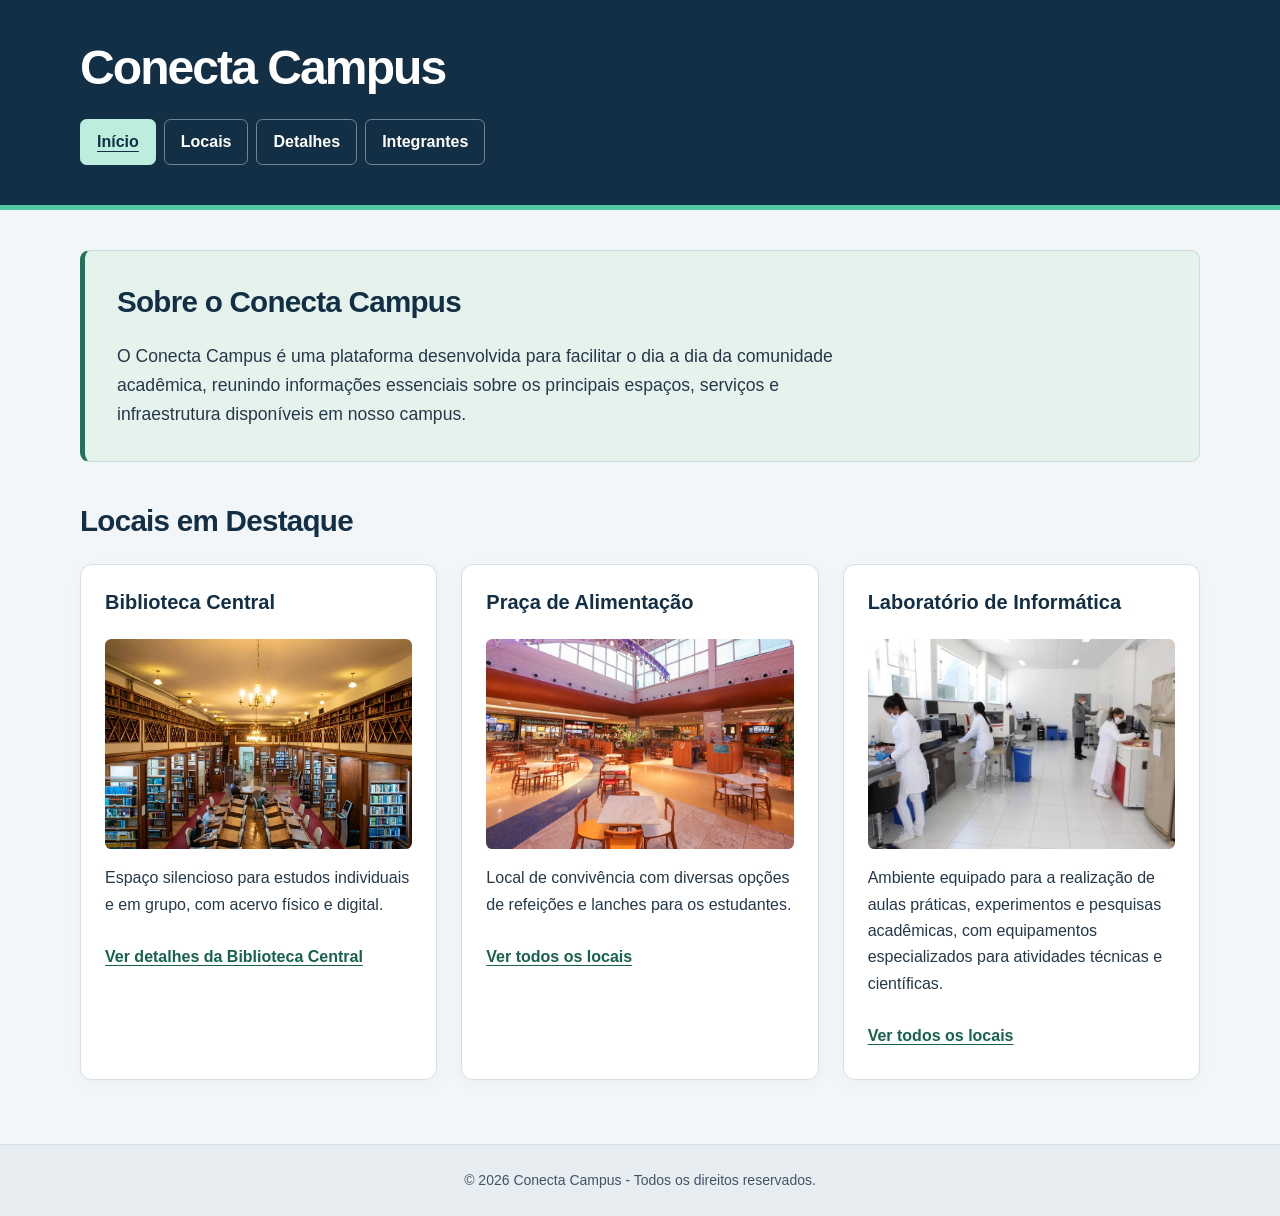
<file: index.html>
<!--
INTEGRANTES DO GRUPO
RM576855-GABRIEL HENRIQUE
RM575944-KAIO CÉSAR
RM576879-JOÃO PASETO
-->
<!DOCTYPE html>
<html lang="pt-BR">
<head>
    <meta charset="UTF-8">
    <meta name="viewport" content="width=device-width, initial-scale=1.0">
    <title>Conecta Campus | Início e Destaques do Campus</title>
    <link rel="stylesheet" href="css/style.css">
</head>
<body>
    <header>
        <h1>Conecta Campus</h1>
        <nav aria-label="Navegação principal">
            <ul>
                <li><a href="index.html" aria-current="page">Início</a></li>
                <li><a href="locais.html">Locais</a></li>
                <li><a href="detalhes.html">Detalhes</a></li>
                <li><a href="integrantes.html">Integrantes</a></li>
            </ul>
        </nav>
    </header>

    <main id="conteudo">
        <section class="apresentacao">
            <h2>Sobre o Conecta Campus</h2>
            <p>O Conecta Campus é uma plataforma desenvolvida para facilitar o dia a dia da comunidade acadêmica, reunindo informações essenciais sobre os principais espaços, serviços e infraestrutura disponíveis em nosso campus.</p>
        </section>

        <section class="grade">
            <h2>Locais em Destaque</h2>
            <article>
                <h3>Biblioteca Central</h3>
                <img src="img/biblioteca.jpg" alt="Interior da Biblioteca Central com estantes de livros e mesas de estudo">
                <p>Espaço silencioso para estudos individuais e em grupo, com acervo físico e digital.</p>
                <a href="detalhes.html">Ver detalhes da Biblioteca Central</a>
            </article>

            <article>
                <h3>Praça de Alimentação</h3>
                <img src="img/praca-alimentacao.jpg" alt="Área de alimentação com mesas, cadeiras e lanchonetes ao fundo">
                <p>Local de convivência com diversas opções de refeições e lanches para os estudantes.</p>
                <a href="locais.html">Ver todos os locais</a>
            </article>

            <article>
                <h3>Laboratório de Informática</h3>
                <img src="img/laboratorio.png" alt="Laboratório de informática equipado com computadores modernos">
                <p>Ambiente equipado para a realização de aulas práticas, experimentos e pesquisas acadêmicas, com equipamentos especializados para atividades técnicas e científicas.</p>
                <a href="locais.html">Ver todos os locais</a>
            </article>
        </section>
    </main>

    <footer>
        <p>&copy; 2026 Conecta Campus - Todos os direitos reservados.</p>
    </footer>
</body>
</html>
</file>
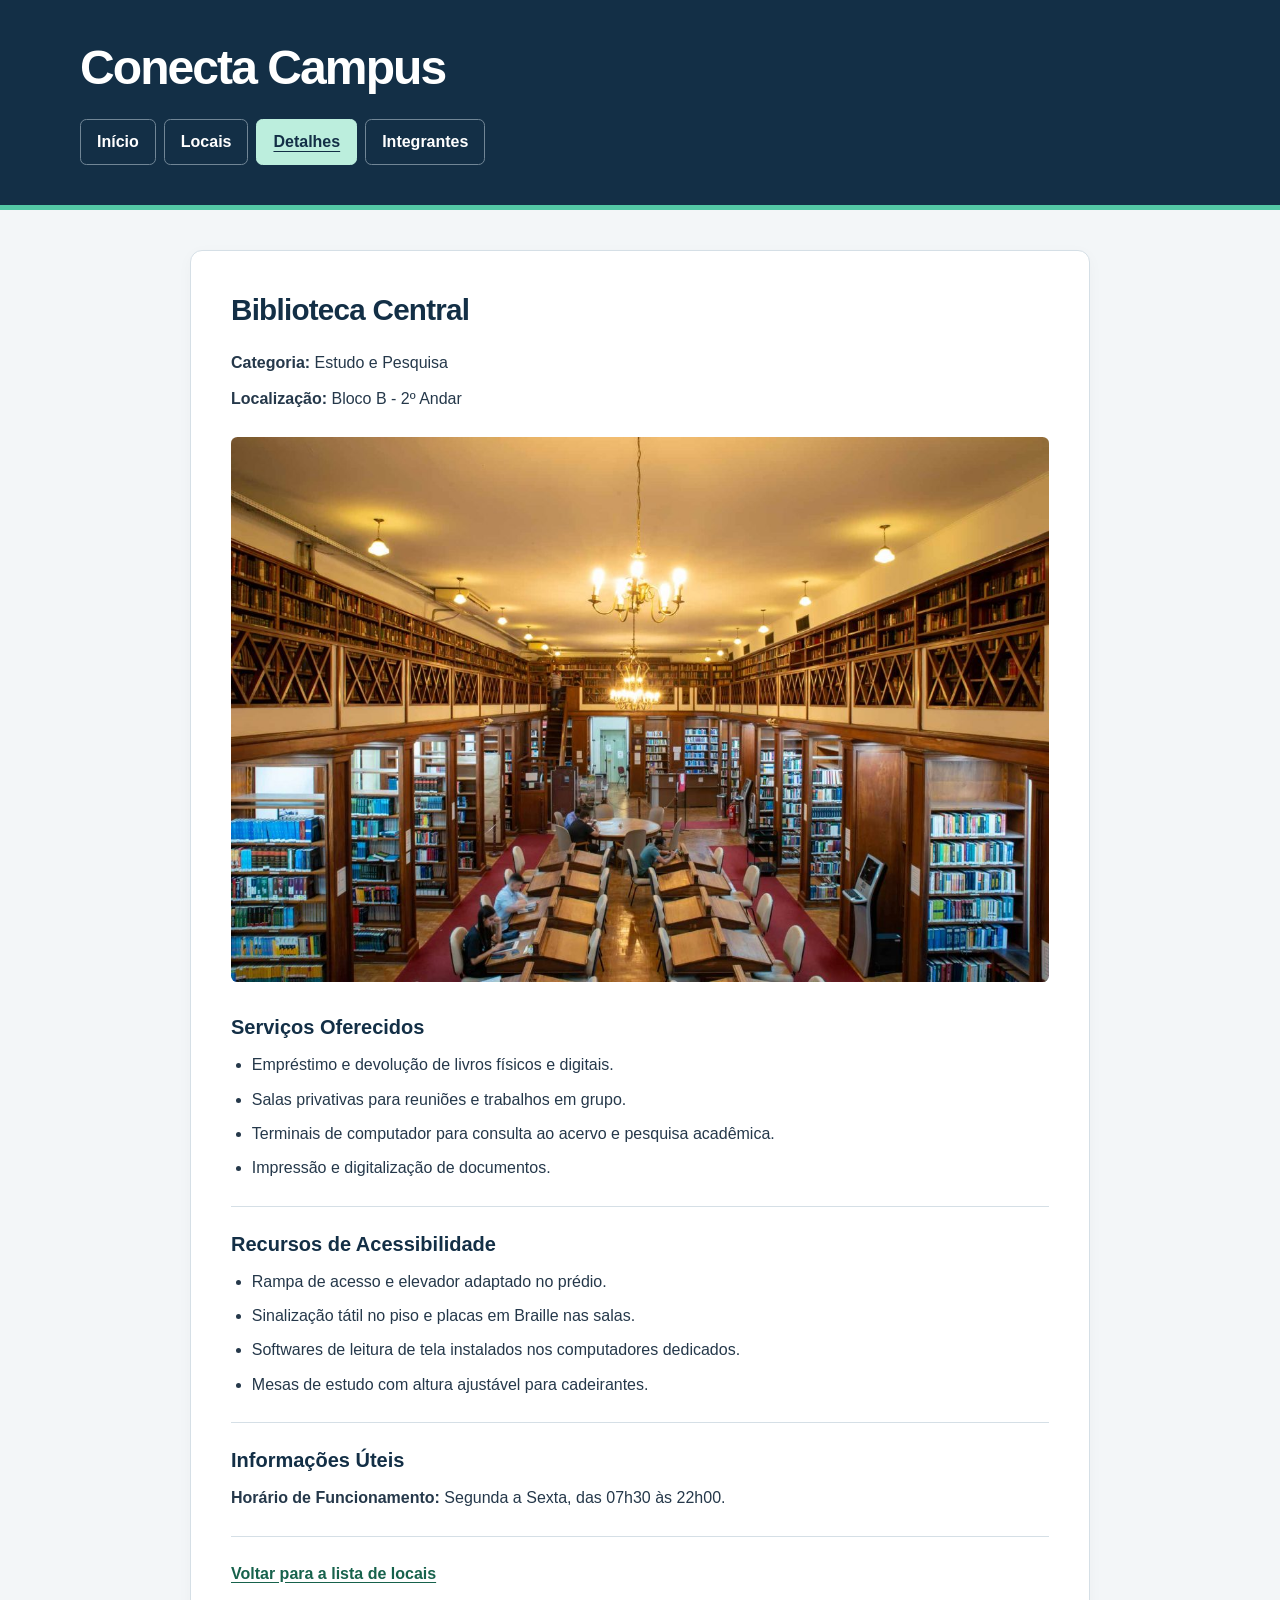
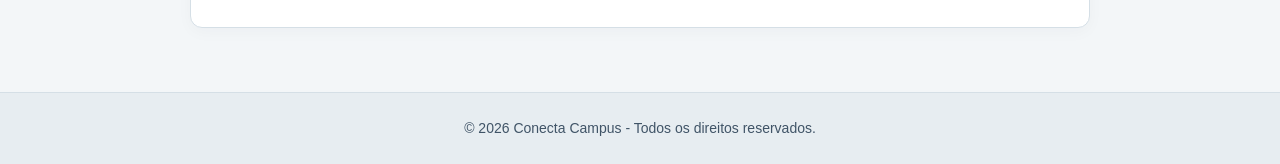
<file: detalhes.html>
<!--
INTEGRANTES DO GRUPO
RM576855-GABRIEL HENRIQUE
RM575944-KAIO CÉSAR
RM576879-JOÃO PASETO
-->
<!DOCTYPE html>
<html lang="pt-BR">
<head>
    <meta charset="UTF-8">
    <meta name="viewport" content="width=device-width, initial-scale=1.0">
    <title>Conecta Campus | Detalhes da Biblioteca Central</title>
    <link rel="stylesheet" href="css/style.css">
</head>
<body>
    <header>
        <h1>Conecta Campus</h1>
        <nav aria-label="Navegação principal">
            <ul>
                <li><a href="index.html">Início</a></li>
                <li><a href="locais.html">Locais</a></li>
                <li><a href="detalhes.html" aria-current="page">Detalhes</a></li>
                <li><a href="integrantes.html">Integrantes</a></li>
            </ul>
        </nav>
    </header>

    <main id="conteudo">
        <article class="detalhes">
            <h2>Biblioteca Central</h2>
            <p><strong>Categoria:</strong> Estudo e Pesquisa</p>
            <p><strong>Localização:</strong> Bloco B - 2º Andar</p>

            <img src="img/biblioteca.jpg" alt="Ambiente interno da Biblioteca Central com mesas de estudo e prateleiras de livros">

            <section>
                <h3>Serviços Oferecidos</h3>
                <ul>
                    <li>Empréstimo e devolução de livros físicos e digitais.</li>
                    <li>Salas privativas para reuniões e trabalhos em grupo.</li>
                    <li>Terminais de computador para consulta ao acervo e pesquisa acadêmica.</li>
                    <li>Impressão e digitalização de documentos.</li>
                </ul>
            </section>

            <section>
                <h3>Recursos de Acessibilidade</h3>
                <ul>
                    <li>Rampa de acesso e elevador adaptado no prédio.</li>
                    <li>Sinalização tátil no piso e placas em Braille nas salas.</li>
                    <li>Softwares de leitura de tela instalados nos computadores dedicados.</li>
                    <li>Mesas de estudo com altura ajustável para cadeirantes.</li>
                </ul>
            </section>

            <section>
                <h3>Informações Úteis</h3>
                <p><strong>Horário de Funcionamento:</strong> Segunda a Sexta, das 07h30 às 22h00.</p>
            </section>

            <p><a href="locais.html">Voltar para a lista de locais</a></p>
        </article>
    </main>

    <footer>
        <p>&copy; 2026 Conecta Campus - Todos os direitos reservados.</p>
    </footer>
</body>
</html>
</file>
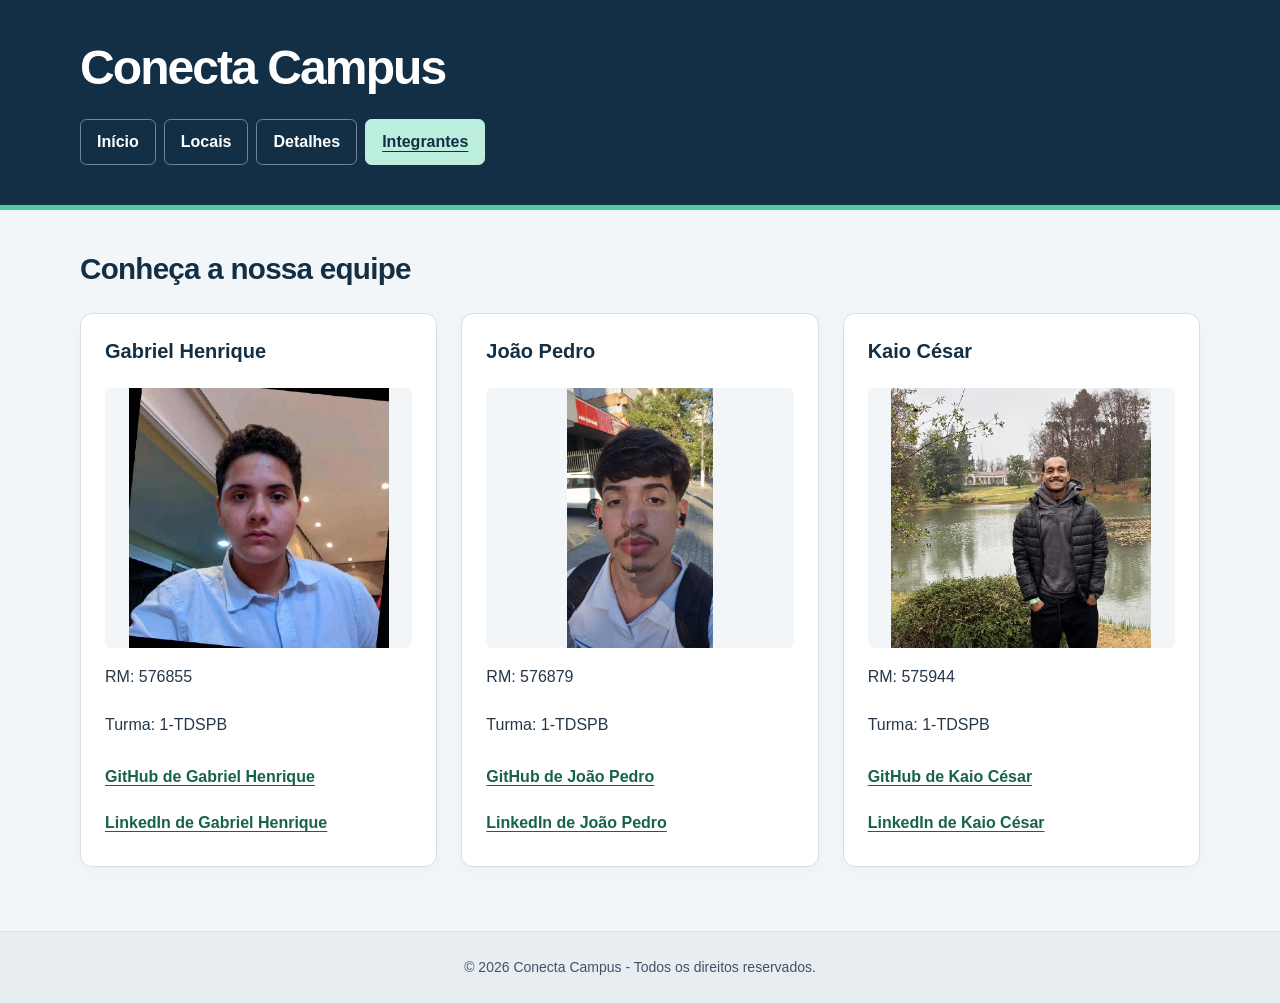
<file: integrantes.html>
<!--
INTEGRANTES DO GRUPO
RM576855-GABRIEL HENRIQUE
RM575944-KAIO CÉSAR
RM576879-JOÃO PASETO
-->
<!DOCTYPE html>
<html lang="pt-BR">
<head>
    <meta charset="UTF-8">
    <meta name="viewport" content="width=device-width, initial-scale=1.0">
    <title>Conecta Campus | Integrantes</title>
    <link rel="stylesheet" href="css/style.css">
</head>
<body>
    <header>
        <h1>Conecta Campus</h1>
        <nav aria-label="Navegação principal">
            <ul>
                <li><a href="index.html">Início</a></li>
                <li><a href="locais.html">Locais</a></li>
                <li><a href="detalhes.html">Detalhes</a></li>
                <li><a href="integrantes.html" aria-current="page">Integrantes</a></li>
            </ul>
        </nav>
    </header>
    <main id="conteudo">
        <section class="grade equipe">
            <h2>Conheça a nossa equipe</h2>
            <article>
                <h3>Gabriel Henrique</h3>
                <img src="img/gabriel.png" 
                    alt="Foto do Gabriel Henrique"
                    width="400"
                    height="490">
                <p>RM: 576855</p>
                <P>Turma: 1-TDSPB</P>
                <a href="https://github.com/GabrielHenriqueDantas">GitHub de Gabriel Henrique</a>
                <a href="https://www.linkedin.com/in/gabriel-h-dantas/">LinkedIn de Gabriel Henrique</a>
            </article>

            <article>
                <h3>João Pedro</h3>
                <img src="img/joao.png" 
                    alt="Foto do João Pedro"
                    width="400"
                    height="490">
                <p>RM: 576879</p>
                <P>Turma: 1-TDSPB</P>
                <a href="https://github.com/JoaoPaseto">GitHub de João Pedro</a>
                <a href="https://www.linkedin.com/in/joão-pedro-macedo-paseto-09150729b/">LinkedIn de João Pedro</a>
            </article>

            <article>
                <h3>Kaio César</h3>
                <img src="img/kaio.png" 
                    alt="Foto do Kaio Cesar"
                    width="400"
                    height="490">
                <p>RM: 575944</p>
                <p>Turma: 1-TDSPB</p>
                <a href="https://github.com/okaioccesar">GitHub de Kaio César</a>
                <a href="https://www.linkedin.com/in/okaioccesar/">LinkedIn de Kaio César</a>
            </article>
        </section>
    </main>
    <footer>
        <p>&copy; 2026 Conecta Campus - Todos os direitos reservados.</p>
    </footer>
</body>
</html>
</file>
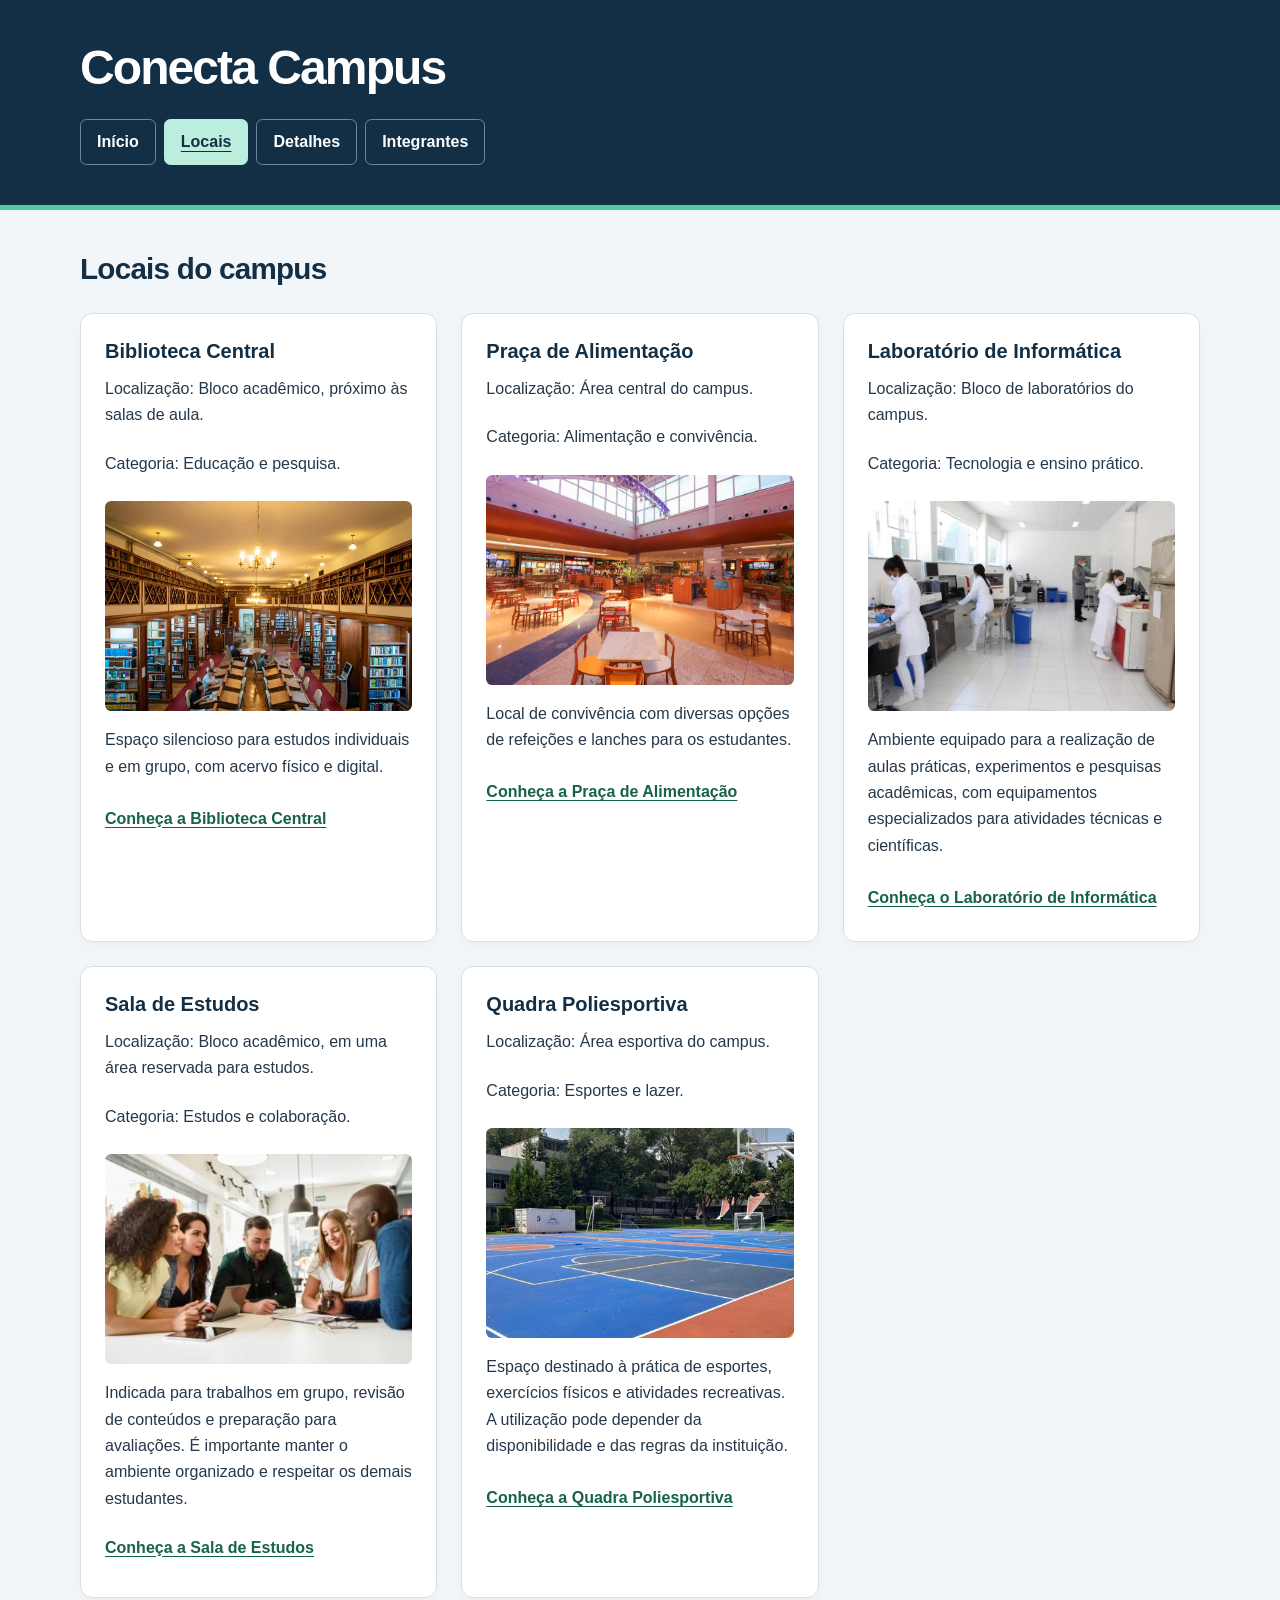
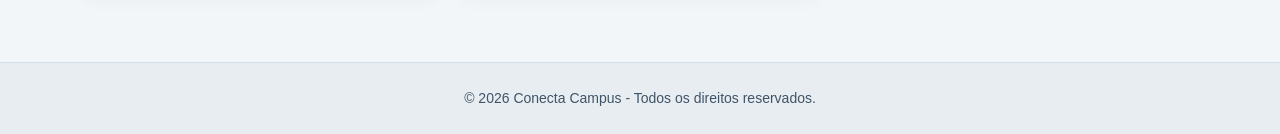
<file: locais.html>
<!--
INTEGRANTES DO GRUPO
RM576855-GABRIEL HENRIQUE
RM575944-KAIO CÉSAR
RM576879-JOÃO PASETO
-->
<!DOCTYPE html>
<html lang="pt-BR">
    <head>
        <meta charset="UTF-8">
        <meta name="viewport" content="width=device-width, initial-scale=1.0">
        <title> Conecta Campus | Serviços do Campus </title>
        <link rel="stylesheet" href="css/style.css">    
    </head>
    <body>
        <header>   
            <h1>Conecta Campus</h1>
            <nav aria-label="Navegação principal">
            <ul>
                <li><a href="index.html">Início</a></li>
                <li><a href="locais.html" aria-current="page">Locais</a></li>
                <li><a href="detalhes.html">Detalhes</a></li>
                <li><a href="integrantes.html">Integrantes</a></li>
            </ul>
        </nav>
        </header>
        
        <main id="conteudo">
            <section class="grade">
                <h2>Locais do campus</h2>
                <article>
                    <h3>Biblioteca Central</h3>
                    <p>Localização: Bloco acadêmico, próximo às salas de aula.</p>
                    <p>Categoria: Educação e pesquisa.</p>
                    <img src="img/biblioteca.jpg" 
                        alt="Interior da Biblioteca Central com estantes de livros e mesas de estudo"
                        width="500"
                        height="400">
                    <p>Espaço silencioso para estudos individuais e em grupo, com acervo físico e digital.</p>
                    <a href="detalhes.html">Conheça a Biblioteca Central</a>
                </article>

                <article>
                    <h3>Praça de Alimentação</h3>
                    <p>Localização: Área central do campus.</p>
                    <p>Categoria: Alimentação e convivência.</p>
                    <img src="img/praca-alimentacao.jpg"
                        alt="Área de alimentação com mesas, cadeiras e lanchonetes ao fundo"
                        width="500"
                        height="400">
                    <p>Local de convivência com diversas opções de refeições e lanches para os estudantes.</p>
                    <a href="detalhes.html">Conheça a Praça de Alimentação</a>
                </article>
                
                <article> 
                    <h3>Laboratório de Informática</h3>
                    <p>Localização: Bloco de laboratórios do campus.</p>
                    <p>Categoria: Tecnologia e ensino prático.</p>
                    <img src="img/laboratorio.png" 
                        alt="Laboratório de informática equipado com computadores modernos"
                        width="500"
                        height="400">
                    <p>Ambiente equipado para a realização de aulas práticas, experimentos e pesquisas acadêmicas, com equipamentos especializados para atividades técnicas e científicas.</p>
                    <a href="detalhes.html">Conheça o Laboratório de Informática</a>
                </article>

                <article>
                    <h3>Sala de Estudos</h3>
                    <p>Localização: Bloco acadêmico, em uma área reservada para estudos.</p>
                    <p>Categoria: Estudos e colaboração.</p>
                    <img src="img/sala-de-estudos.png" 
                        alt="Sala de estudos do campus com mesas e cadeiras para estudo individual e em grupo"
                        width="500"
                        height="400">
                    <p>Indicada para trabalhos em grupo, revisão de conteúdos e preparação para avaliações. É importante manter o ambiente organizado e respeitar os demais estudantes.</p>
                    <p><a href="detalhes.html">Conheça a Sala de Estudos</a></p>
                </article>

                <article>
                    <h3>Quadra Poliesportiva</h3>
                    <p>Localização: Área esportiva do campus.</p>
                    <p>Categoria: Esportes e lazer.</p>
                    <img src="img/quadra.png" 
                        alt="Quadra Poliesportiva adequada para as práticas de esporte em geral"
                        width="500"
                        height="400">
                    <p>Espaço destinado à prática de esportes, exercícios físicos e atividades recreativas. A utilização pode depender da disponibilidade e das regras da instituição.</p>
                    <a href="detalhes.html">Conheça a Quadra Poliesportiva</a>
                </article>
            </section>
        </main>
    <footer>
        <p>&copy; 2026 Conecta Campus - Todos os direitos reservados.</p>
    </footer>
    </body>
</html>
</file>
<file: css/style.css>
/*
INTEGRANTES DO GRUPO
RM576855-GABRIEL HENRIQUE
RM575944-KAIO CÉSAR
RM576879-JOÃO PASETO
*/

/* Reset e Box Model: as dimensões incluem bordas e espaçamento interno. */
*,
*::before,
*::after {
    box-sizing: border-box;
    margin: 0;
    padding: 0;
}

html {
    font-family: "Segoe UI", Arial, sans-serif;
    font-size: 16px;
    line-height: 1.65;
    color: #25384a;
    background: #f3f6f8;
}

body {
    min-height: 100vh;
    display: flex;
    flex-direction: column;
}

/* Cabeçalho compartilhado pelas quatro páginas. */
body > header {
    padding: 2.5rem max(1.25rem, calc((100% - 1120px) / 2));
    background: #132f46;
    border-bottom: 5px solid #53c8a5;
    color: #fff;
}

h1 {
    font-size: clamp(2rem, 5vw, 3rem);
    line-height: 1.15;
    letter-spacing: -0.04em;
    margin-bottom: 1.5rem;
}

nav ul {
    display: flex;
    flex-wrap: wrap;
    gap: 0.5rem;
    list-style: none;
}

nav a {
    display: block;
    padding: 0.55em 1em;
    border: 1px solid #718696;
    border-radius: 0.4rem;
    color: #fff;
    text-decoration: none;
    font-weight: 600;
}

nav a:hover,
nav a[aria-current="page"] {
    color: #132f46;
    background: #bceedd;
    border-color: #bceedd;
    text-decoration: underline;
    text-underline-offset: 0.25em;
}

#conteudo {
    width: min(1120px, calc(100% - 2.5rem));
    margin: 2.5rem auto 4rem;
    flex: 1;
}

h2,
h3 {
    color: #132f46;
    line-height: 1.3;
}

h2 {
    font-size: 1.85rem;
    letter-spacing: -0.025em;
    margin-bottom: 1.25rem;
}

h3 {
    font-size: 1.25rem;
    margin-bottom: 0.75rem;
}

p + p {
    margin-top: 0.65rem;
}

/* Grade reutilizada nos destaques, locais e integrantes. */
.grade {
    display: grid;
    grid-template-columns: repeat(auto-fit, minmax(min(100%, 290px), 1fr));
    gap: 1.5rem;
}

.grade > h2 {
    grid-column: 1 / -1;
    margin-bottom: 0;
}

.apresentacao {
    margin-bottom: 2.5rem;
    padding: 2rem;
    border: 1px solid #c8ded8;
    border-left: 5px solid #21745b;
    border-radius: 0.6rem;
    background: #e6f3ed;
}

.apresentacao p {
    max-width: 75ch;
    font-size: 1.1rem;
}

article {
    padding: 1.5rem;
    border: 1px solid #d5dfe6;
    border-radius: 0.75rem;
    background: #fff;
    box-shadow: 0 4px 16px #132f4608;
    overflow-wrap: anywhere;
}

.grade > article {
    display: flex;
    flex-direction: column;
    align-items: flex-start;
}

img {
    display: block;
    max-width: 100%;
    height: auto;
    border-radius: 0.4rem;
}

.grade article img {
    width: 100%;
    height: 210px;
    object-fit: cover;
    margin: 0.75rem 0 1rem;
}

.grade article p {
    margin-bottom: 0.75rem;
}

a {
    color: #17624c;
    font-weight: 600;
    text-underline-offset: 0.2em;
}

a:hover {
    color: #103f31;
    text-decoration-thickness: 2px;
}

a:focus-visible {
    outline: 3px solid #b64c00;
    outline-offset: 4px;
    border-radius: 0.2rem;
}

nav a:focus-visible {
    outline-color: #ffd17c;
}

.grade article > a {
    display: inline-block;
    margin-top: 0.5rem;
    padding: 0.35em 0;
}

/* Retratos inteiros, preservando a proporção original. */
.equipe article img {
    height: 260px;
    object-fit: contain;
    background: #f3f6f8;
}

.detalhes {
    max-width: 900px;
    margin-inline: auto;
    padding: clamp(1.25rem, 4vw, 2.5rem);
}

.detalhes > img {
    width: 100%;
    margin: 1.5rem 0 2rem;
}

.detalhes section {
    margin-bottom: 1.5rem;
    padding-bottom: 1.5rem;
    border-bottom: 1px solid #d5dfe6;
}

.detalhes ul {
    padding-left: 1.3em;
}

.detalhes li + li {
    margin-top: 0.5rem;
}

body > footer {
    padding: 1.5rem 1.25rem;
    border-top: 1px solid #d5dfe6;
    background: #e7edf1;
    color: #405467;
    text-align: center;
    font-size: 0.875rem;
}
</file>
